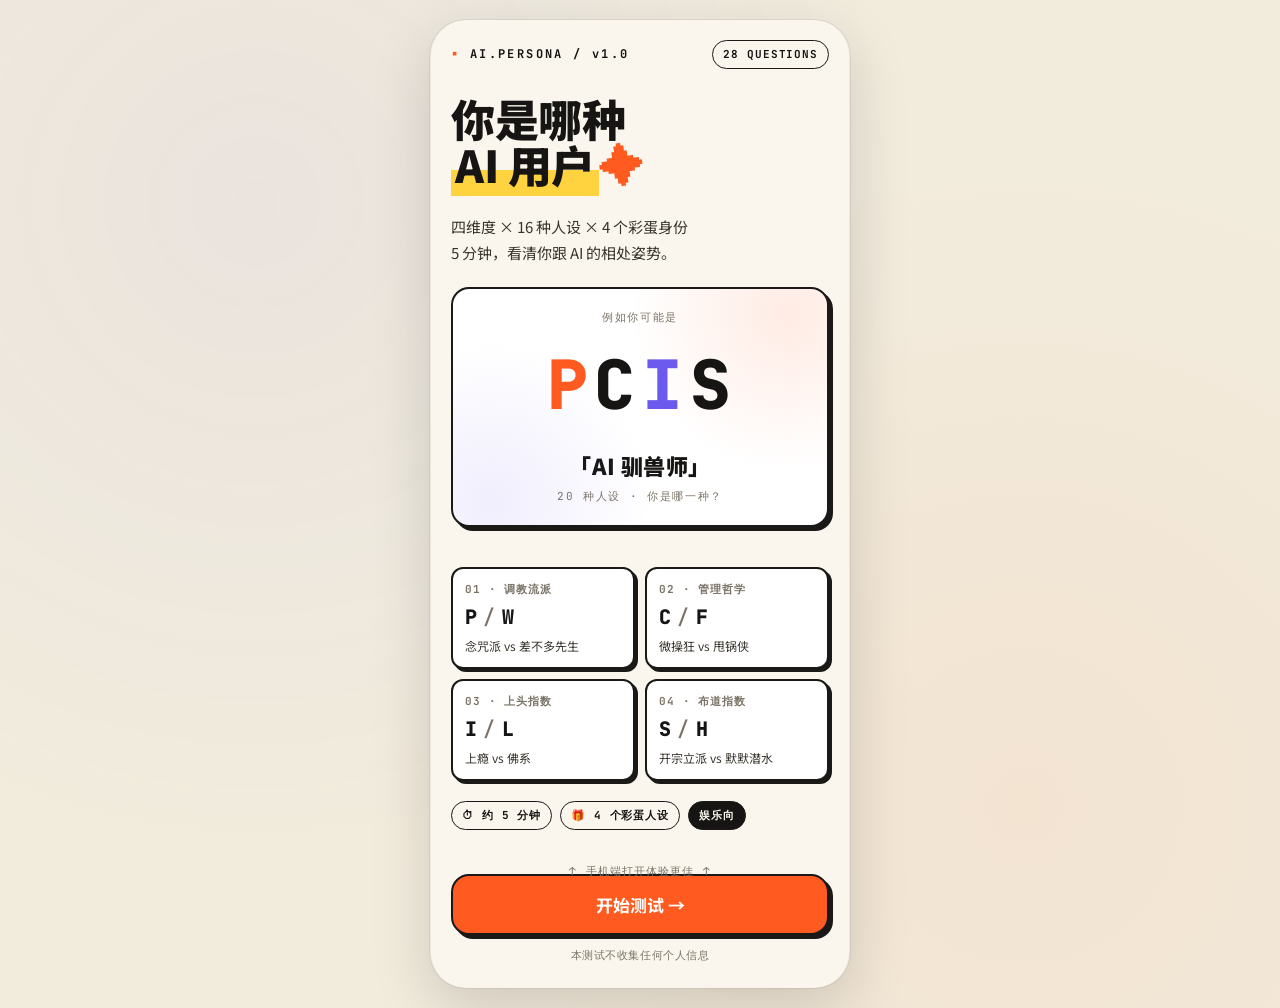
<file: preview.html>
<!DOCTYPE html>
<html lang="zh-CN">
<head>
<meta charset="UTF-8" />
<meta name="viewport" content="width=device-width, initial-scale=1.0, maximum-scale=1.0, user-scalable=no, viewport-fit=cover" />
<meta name="theme-color" content="#FAF6EE" />
<title>AI 使用人设测试</title>
<link rel="preconnect" href="https://fonts.googleapis.com" />
<link rel="preconnect" href="https://fonts.gstatic.com" crossorigin />
<link href="https://fonts.googleapis.com/css2?family=JetBrains+Mono:wght@500;700;800&family=Noto+Sans+SC:wght@400;500;700;900&family=Space+Grotesk:wght@500;700&display=swap" rel="stylesheet" />
<style>
  :root {
    --bg: #FAF6EE;
    --bg-2: #F2ECDD;
    --ink: #161513;
    --ink-2: #3A362E;
    --muted: #7A7366;
    --line: #1A1918;

    --primary: #FF5A1F;      /* 橙红 */
    --primary-ink: #FFFFFF;
    --accent: #6B5AED;       /* 紫 */
    --accent-2: #0FB5A6;     /* 青绿 */
    --yellow: #FFD23F;
    --pink: #FFB3B3;

    --card: #FFFFFF;
    --shadow: 4px 4px 0 0 var(--line);
    --shadow-sm: 3px 3px 0 0 var(--line);

    --radius: 18px;
    --radius-sm: 12px;

    --safe-top: env(safe-area-inset-top, 0px);
    --safe-bottom: env(safe-area-inset-bottom, 0px);
  }

  * { box-sizing: border-box; -webkit-tap-highlight-color: transparent; }
  html, body { margin: 0; padding: 0; background: var(--bg-2); }
  body {
    font-family: "Noto Sans SC", "PingFang SC", -apple-system, BlinkMacSystemFont, system-ui, sans-serif;
    color: var(--ink);
    font-size: 16px;
    line-height: 1.55;
    min-height: 100vh;
    min-height: 100dvh;
    display: flex;
    justify-content: center;
    /* 桌面预览时加一点背景纹理 */
    background-image:
      radial-gradient(circle at 20% 20%, rgba(107,90,237,.06), transparent 50%),
      radial-gradient(circle at 80% 80%, rgba(255,90,31,.06), transparent 50%);
  }

  /* 手机壳容器：桌面端也能模拟手机预览 */
  .phone {
    width: 100%;
    max-width: 420px;
    min-height: 100vh;
    min-height: 100dvh;
    background: var(--bg);
    position: relative;
    overflow: hidden;
    border-left: 1px solid rgba(0,0,0,.06);
    border-right: 1px solid rgba(0,0,0,.06);
  }

  .screen {
    display: none;
    flex-direction: column;
    min-height: 100vh;
    min-height: 100dvh;
    padding: calc(20px + var(--safe-top)) 20px calc(24px + var(--safe-bottom));
    animation: fadeIn .35s ease;
  }
  .screen.active { display: flex; }

  @keyframes fadeIn {
    from { opacity: 0; transform: translateY(8px); }
    to   { opacity: 1; transform: translateY(0); }
  }

  /* ============ 通用组件 ============ */
  .mono { font-family: "JetBrains Mono", ui-monospace, Menlo, monospace; }

  .tag {
    display: inline-flex;
    align-items: center;
    gap: 6px;
    font-family: "JetBrains Mono", monospace;
    font-size: 11px;
    font-weight: 700;
    letter-spacing: .08em;
    text-transform: uppercase;
    padding: 5px 10px;
    border: 1.5px solid var(--line);
    border-radius: 999px;
    background: var(--bg);
    color: var(--ink);
  }
  .tag.solid { background: var(--ink); color: var(--bg); }
  .tag.primary { background: var(--primary); color: var(--primary-ink); border-color: var(--line); }
  .tag.accent { background: var(--accent); color: #fff; border-color: var(--line); }

  .btn {
    appearance: none;
    border: 2px solid var(--line);
    background: var(--ink);
    color: #fff;
    font-family: inherit;
    font-size: 17px;
    font-weight: 700;
    padding: 16px 24px;
    border-radius: var(--radius);
    cursor: pointer;
    width: 100%;
    box-shadow: var(--shadow);
    transition: transform .12s ease, box-shadow .12s ease;
    display: inline-flex;
    align-items: center;
    justify-content: center;
    gap: 8px;
  }
  .btn:active { transform: translate(3px, 3px); box-shadow: 1px 1px 0 0 var(--line); }
  .btn.primary { background: var(--primary); color: #fff; }
  .btn.ghost { background: transparent; color: var(--ink); box-shadow: none; border-color: transparent; font-weight: 600; }
  .btn.ghost:active { transform: none; }
  .btn.outline { background: var(--bg); color: var(--ink); }

  /* ============ 首页 ============ */
  .cover-top {
    display: flex;
    align-items: center;
    justify-content: space-between;
    margin-bottom: 8px;
  }
  .brand {
    font-family: "JetBrains Mono", monospace;
    font-size: 12px;
    font-weight: 700;
    letter-spacing: .2em;
    color: var(--ink);
  }
  .brand::before {
    content: "▪ ";
    color: var(--primary);
  }

  .cover-title {
    font-family: "Noto Sans SC", sans-serif;
    font-weight: 900;
    font-size: 44px;
    line-height: 1.05;
    letter-spacing: -0.01em;
    margin: 18px 0 12px;
  }
  .cover-title .hl {
    background: linear-gradient(180deg, transparent 60%, var(--yellow) 60%);
    padding: 0 4px;
  }
  .cover-title .star {
    display: inline-block;
    color: var(--primary);
    transform: rotate(-8deg);
  }
  .cover-sub {
    font-size: 15px;
    color: var(--ink-2);
    line-height: 1.7;
    margin-bottom: 22px;
  }

  .hero-card {
    background: var(--card);
    border: 2px solid var(--line);
    border-radius: var(--radius);
    box-shadow: var(--shadow);
    padding: 20px;
    margin-bottom: 20px;
    position: relative;
    overflow: hidden;
  }
  .hero-card::before {
    content: "";
    position: absolute;
    inset: 0;
    background:
      radial-gradient(circle at 90% 10%, rgba(255,90,31,.12), transparent 40%),
      radial-gradient(circle at 10% 90%, rgba(107,90,237,.1), transparent 40%);
    pointer-events: none;
  }
  .code-sample {
    position: relative;
    font-family: "JetBrains Mono", monospace;
    font-weight: 800;
    font-size: 68px;
    letter-spacing: .04em;
    color: var(--ink);
    display: flex;
    justify-content: center;
    gap: 4px;
    margin: 6px 0 10px;
  }
  .code-sample span {
    display: inline-block;
    animation: flip 3s ease-in-out infinite;
  }
  .code-sample span:nth-child(1){ animation-delay: 0s; color: var(--primary); }
  .code-sample span:nth-child(2){ animation-delay: .2s; }
  .code-sample span:nth-child(3){ animation-delay: .4s; color: var(--accent); }
  .code-sample span:nth-child(4){ animation-delay: .6s; }
  @keyframes flip {
    0%, 100% { transform: translateY(0); }
    50% { transform: translateY(-6px); }
  }
  .code-caption {
    text-align: center;
    font-family: "JetBrains Mono", monospace;
    font-size: 11px;
    letter-spacing: .15em;
    color: var(--muted);
    text-transform: uppercase;
  }
  .code-name {
    text-align: center;
    font-weight: 900;
    font-size: 22px;
    color: var(--ink);
    margin: 2px 0 6px;
    letter-spacing: .02em;
  }

  .dims {
    display: grid;
    grid-template-columns: 1fr 1fr;
    gap: 10px;
    margin: 20px 0;
  }
  .dim {
    background: var(--card);
    border: 2px solid var(--line);
    border-radius: var(--radius-sm);
    padding: 12px;
    box-shadow: var(--shadow-sm);
  }
  .dim-head {
    font-family: "JetBrains Mono", monospace;
    font-size: 11px;
    font-weight: 700;
    color: var(--muted);
    letter-spacing: .08em;
    text-transform: uppercase;
    margin-bottom: 4px;
  }
  .dim-poles {
    font-weight: 900;
    font-size: 20px;
    letter-spacing: .02em;
  }
  .dim-poles .slash { color: var(--muted); margin: 0 6px; font-weight: 500; }
  .dim-desc {
    font-size: 12px;
    color: var(--ink-2);
    margin-top: 4px;
    line-height: 1.5;
  }

  .meta-strip {
    display: flex;
    gap: 8px;
    flex-wrap: wrap;
    margin-bottom: 24px;
  }

  .cover-bottom {
    margin-top: auto;
    padding-top: 20px;
  }
  .disclaimer {
    text-align: center;
    font-size: 11px;
    color: var(--muted);
    margin-top: 12px;
    font-family: "JetBrains Mono", monospace;
    letter-spacing: .05em;
  }

  /* ============ 答题页 ============ */
  .q-top {
    position: sticky;
    top: 0;
    background: var(--bg);
    padding-bottom: 14px;
    margin: -4px -4px 0;
    padding-left: 4px;
    padding-right: 4px;
    z-index: 10;
  }
  .q-topbar {
    display: flex;
    align-items: center;
    justify-content: space-between;
    margin-bottom: 12px;
  }
  .q-back {
    background: transparent;
    border: none;
    font-size: 20px;
    font-weight: 700;
    color: var(--ink);
    cursor: pointer;
    padding: 6px 8px;
    margin-left: -8px;
  }
  .q-count {
    font-family: "JetBrains Mono", monospace;
    font-size: 13px;
    font-weight: 700;
    color: var(--ink-2);
  }
  .q-count .cur { color: var(--primary); font-size: 16px; }

  .progress {
    height: 8px;
    background: var(--bg-2);
    border: 1.5px solid var(--line);
    border-radius: 999px;
    overflow: hidden;
  }
  .progress-bar {
    height: 100%;
    width: 0;
    background: var(--primary);
    transition: width .4s cubic-bezier(.4,0,.2,1);
  }

  .q-body { padding-top: 18px; flex: 1; }

  .q-dim-tag {
    display: inline-block;
    font-family: "JetBrains Mono", monospace;
    font-size: 11px;
    font-weight: 700;
    letter-spacing: .12em;
    color: var(--accent);
    margin-bottom: 10px;
    text-transform: uppercase;
  }

  .q-title {
    font-size: 22px;
    font-weight: 700;
    line-height: 1.45;
    margin-bottom: 20px;
    color: var(--ink);
  }

  .options { display: flex; flex-direction: column; gap: 10px; margin-bottom: 20px; }

  .option {
    position: relative;
    display: flex;
    align-items: flex-start;
    gap: 12px;
    padding: 14px 16px;
    background: var(--card);
    border: 2px solid var(--line);
    border-radius: var(--radius-sm);
    cursor: pointer;
    box-shadow: var(--shadow-sm);
    transition: transform .12s ease, box-shadow .12s ease, background .2s ease;
    font-size: 15px;
    line-height: 1.55;
    color: var(--ink);
  }
  .option:active {
    transform: translate(2px, 2px);
    box-shadow: 1px 1px 0 0 var(--line);
  }
  .option.selected {
    background: var(--ink);
    color: #fff;
  }
  .option.selected .opt-letter {
    background: var(--primary);
    color: #fff;
    border-color: var(--primary);
  }

  .opt-letter {
    flex-shrink: 0;
    width: 28px;
    height: 28px;
    border-radius: 50%;
    border: 1.5px solid var(--line);
    background: var(--bg);
    font-family: "JetBrains Mono", monospace;
    font-weight: 800;
    font-size: 13px;
    display: flex;
    align-items: center;
    justify-content: center;
    margin-top: 1px;
    transition: inherit;
  }

  .q-foot { padding-top: 8px; }
  .q-foot .btn { margin-top: 0; }

  /* ============ 结果页 ============ */
  .result-screen { padding-bottom: calc(40px + var(--safe-bottom)); }

  .result-hero {
    text-align: center;
    padding: 28px 0 16px;
    position: relative;
  }
  .result-hero::before {
    content: "";
    position: absolute;
    inset: 0;
    background: radial-gradient(circle at 50% 30%, rgba(255,90,31,.18), transparent 60%);
    pointer-events: none;
  }
  .result-label {
    font-family: "JetBrains Mono", monospace;
    font-size: 12px;
    letter-spacing: .2em;
    color: var(--muted);
    text-transform: uppercase;
    margin-bottom: 6px;
  }
  .result-code {
    font-family: "JetBrains Mono", monospace;
    font-weight: 800;
    font-size: 88px;
    letter-spacing: .04em;
    line-height: 1;
    margin: 8px 0 10px;
    display: inline-block;
    position: relative;
  }
  .result-code .l1 { color: var(--primary); }
  .result-code .l2 { color: var(--ink); }
  .result-code .l3 { color: var(--accent); }
  .result-code .l4 { color: var(--ink); }

  .result-name {
    font-size: 30px;
    font-weight: 900;
    margin: 8px 0 6px;
    letter-spacing: -.01em;
  }
  .result-tagline {
    font-size: 14px;
    color: var(--ink-2);
    max-width: 300px;
    margin: 0 auto 20px;
    line-height: 1.6;
  }

  .result-card {
    background: var(--card);
    border: 2px solid var(--line);
    border-radius: var(--radius);
    box-shadow: var(--shadow);
    padding: 18px;
    margin-bottom: 14px;
  }
  .result-card-title {
    font-family: "JetBrains Mono", monospace;
    font-size: 11px;
    letter-spacing: .15em;
    color: var(--muted);
    text-transform: uppercase;
    margin-bottom: 12px;
    display: flex;
    align-items: center;
    gap: 8px;
  }
  .result-card-title::before {
    content: "";
    width: 8px; height: 8px;
    background: var(--primary);
    border: 1.5px solid var(--line);
    display: inline-block;
  }
  .result-desc {
    font-size: 15px;
    line-height: 1.7;
    color: var(--ink);
  }

  /* 维度条 */
  .dim-bars { display: flex; flex-direction: column; gap: 14px; }
  .dim-row { }
  .dim-row-head {
    display: flex;
    justify-content: space-between;
    align-items: center;
    margin-bottom: 6px;
  }
  .dim-row-name {
    font-family: "JetBrains Mono", monospace;
    font-size: 11px;
    font-weight: 700;
    color: var(--muted);
    letter-spacing: .1em;
    text-transform: uppercase;
  }
  .dim-row-poles {
    font-family: "JetBrains Mono", monospace;
    font-size: 13px;
    font-weight: 800;
  }
  .dim-row-poles .active {
    color: var(--primary);
    background: var(--yellow);
    padding: 1px 6px;
    border: 1.5px solid var(--line);
    border-radius: 4px;
    margin: 0 2px;
  }
  .dim-row-poles .inactive { color: var(--muted); margin: 0 2px; }

  .dim-bar {
    position: relative;
    height: 14px;
    background: var(--bg-2);
    border: 1.5px solid var(--line);
    border-radius: 999px;
    overflow: hidden;
  }
  .dim-bar-fill {
    position: absolute;
    top: 0;
    bottom: 0;
    background: var(--primary);
    display: flex;
    align-items: center;
    justify-content: center;
    color: #fff;
    font-family: "JetBrains Mono", monospace;
    font-size: 10px;
    font-weight: 800;
    transition: width .8s cubic-bezier(.4,0,.2,1);
  }
  .dim-bar-fill.left { left: 0; }
  .dim-bar-fill.right { right: 0; }

  .stamp {
    display: inline-flex;
    align-items: center;
    gap: 6px;
    font-family: "JetBrains Mono", monospace;
    font-size: 10px;
    font-weight: 800;
    letter-spacing: .15em;
    color: var(--primary);
    border: 1.5px dashed var(--primary);
    padding: 4px 8px;
    border-radius: 4px;
    transform: rotate(-3deg);
    margin-top: 12px;
  }

  .actions { display: flex; flex-direction: column; gap: 10px; margin-top: 20px; }

  /* 彩蛋人设特殊样式（占位） */
  .egg .result-code {
    background: linear-gradient(135deg, var(--primary), var(--accent));
    -webkit-background-clip: text;
    background-clip: text;
    color: transparent;
  }

  /* ============ 一些小细节 ============ */
  ::selection { background: var(--yellow); color: var(--ink); }

  /* 桌面预览时底部加个提示 */
  @media (min-width: 900px) {
    body::after {
      content: "↑ 手机端打开体验更佳 ↑";
      position: fixed;
      bottom: 20px;
      left: 50%;
      transform: translateX(-50%);
      font-family: "JetBrains Mono", monospace;
      font-size: 11px;
      color: var(--muted);
      letter-spacing: .1em;
      pointer-events: none;
    }
    .phone {
      margin: 20px 0;
      border-radius: 36px;
      min-height: calc(100vh - 40px);
      box-shadow: 0 20px 60px rgba(0,0,0,.15), 0 0 0 1px rgba(0,0,0,.06);
      overflow: hidden;
    }
  }
</style>
</head>
<body>

<div class="phone">

  <!-- ============ 首页 ============ -->
  <section class="screen active" id="screen-cover">
    <div class="cover-top">
      <span class="brand mono">AI.PERSONA / v1.0</span>
      <span class="tag mono">28 QUESTIONS</span>
    </div>

    <h1 class="cover-title">
      你是哪种<br />
      <span class="hl">AI 用户</span><span class="star">✦</span>
    </h1>
    <p class="cover-sub">
      四维度 × 16 种人设 × 4 个彩蛋身份<br />
      5 分钟，看清你跟 AI 的相处姿势。
    </p>

    <div class="hero-card">
      <div class="code-caption">例如你可能是</div>
      <div class="code-sample mono">
        <span>P</span><span>C</span><span>I</span><span>S</span>
      </div>
      <div class="code-name">「AI 驯兽师」</div>
      <div class="code-caption">20 种人设 · 你是哪一种？</div>
    </div>

    <div class="dims">
      <div class="dim">
        <div class="dim-head">01 · 调教流派</div>
        <div class="dim-poles mono">P<span class="slash">/</span>W</div>
        <div class="dim-desc">念咒派 vs 差不多先生</div>
      </div>
      <div class="dim">
        <div class="dim-head">02 · 管理哲学</div>
        <div class="dim-poles mono">C<span class="slash">/</span>F</div>
        <div class="dim-desc">微操狂 vs 甩锅侠</div>
      </div>
      <div class="dim">
        <div class="dim-head">03 · 上头指数</div>
        <div class="dim-poles mono">I<span class="slash">/</span>L</div>
        <div class="dim-desc">上瘾 vs 佛系</div>
      </div>
      <div class="dim">
        <div class="dim-head">04 · 布道指数</div>
        <div class="dim-poles mono">S<span class="slash">/</span>H</div>
        <div class="dim-desc">开宗立派 vs 默默潜水</div>
      </div>
    </div>

    <div class="meta-strip">
      <span class="tag">⏱ 约 5 分钟</span>
      <span class="tag">🎁 4 个彩蛋人设</span>
      <span class="tag solid">娱乐向</span>
    </div>

    <div class="cover-bottom">
      <button class="btn primary" onclick="startQuiz()">开始测试 →</button>
      <div class="disclaimer">本测试不收集任何个人信息</div>
    </div>
  </section>

  <!-- ============ 答题页 ============ -->
  <section class="screen" id="screen-quiz">
    <div class="q-top">
      <div class="q-topbar">
        <button class="q-back" onclick="prevQuestion()" aria-label="上一题">‹</button>
        <div class="q-count mono"><span class="cur" id="q-cur">01</span> / <span id="q-total">28</span></div>
        <span class="tag mono" id="q-dim-pill">P / W</span>
      </div>
      <div class="progress"><div class="progress-bar" id="progress-bar"></div></div>
    </div>

    <div class="q-body">
      <div class="q-dim-tag mono" id="q-dim-tag">DIM · 调教流派</div>
      <h2 class="q-title" id="q-title">题目加载中…</h2>

      <div class="options" id="q-options"></div>
    </div>

    <div class="q-foot">
      <button class="btn ghost" id="skip-btn" onclick="nextQuestion(true)" style="display:none;">跳过 →</button>
    </div>
  </section>

  <!-- ============ 结果页 ============ -->
  <section class="screen result-screen" id="screen-result">
    <div class="cover-top">
      <span class="brand mono">AI.PERSONA / RESULT</span>
      <span class="tag mono solid" id="result-egg-tag" style="display:none;">🥚 EGG</span>
    </div>

    <div class="result-hero">
      <div class="result-label mono">你的人设代号</div>
      <div class="result-code mono" id="result-code">
        <span class="l1">P</span><span class="l2">C</span><span class="l3">I</span><span class="l4">S</span>
      </div>
      <h2 class="result-name" id="result-name">AI 驯兽师</h2>
      <p class="result-tagline" id="result-tagline">精准投喂 · 步步审批 · 日均 300+ · 朋友圈布道</p>
    </div>

    <div class="result-card">
      <div class="result-card-title">人设画像</div>
      <p class="result-desc" id="result-desc">
        你写 prompt 必备 3 页纸 + 风格参考 + 反面案例，AI 每写一段都要经过你审批，日均对话 300+，还天天发朋友圈教别人怎么写 prompt。
      </p>
      <div class="stamp">CERTIFIED · 极度罕见</div>
    </div>

    <div class="result-card">
      <div class="result-card-title">四维度画像</div>
      <div class="dim-bars" id="dim-bars">
        <!-- 动态生成 -->
      </div>
    </div>

    <div class="result-card">
      <div class="result-card-title">代表语录</div>
      <p class="result-desc">
        "garbage in garbage out 懂不懂？<br />
        来，我把我收藏的 prompt 模板打包发你。"
      </p>
    </div>

    <div class="actions">
      <button class="btn primary" onclick="shareResult()">分享我的人设 ↗</button>
      <button class="btn outline" onclick="restart()">重新测试</button>
    </div>
  </section>

</div>

<script>
/* ============================================================
 * 数据：demo 版（含前 5 题 + 采样题，完整题库对接时替换即可）
 * ============================================================ */
const DIM_LABEL = {
  P: "P 念咒派",    W: "W 差不多先生",
  C: "C 微操狂",    F: "F 甩锅侠",
  I: "I 上瘾",      L: "L 佛系",
  S: "S 开宗立派",  H: "H 默默潜水"
};
const DIM_NAME = {
  PW: "调教流派", CF: "管理哲学", IL: "上头指数", SH: "布道指数"
};

// 演示用题目（含 5 道，正式上线替换为完整 28 道）
const QUESTIONS = [
  {
    dim: "PW",
    title: "周一早上，老板突然让你用 AI 帮忙写一份活动方案。你打开对话框，第一反应是——",
    options: [
      { text: "先花 20 分钟整理需求：目标人群、预算范围、风格参考、过往案例链接，全部喂给它", score: "P" },
      { text: "打字：「帮我写个活动方案，要那种高大上但又接地气的，你懂的」", score: "W" },
      { text: "先问 AI：「你觉得什么样的活动方案算好的？我们来探讨一下」", score: "egg:philo" },
      { text: "把上次别的 AI 工具生成的方案丢过去：「比这个好就行」", score: "W" }
    ]
  },
  {
    dim: "PW",
    title: "朋友说「你的 prompt 写得太长了吧」，你心里想的是——",
    options: [
      { text: "长才有质量好吧，garbage in garbage out 懂不懂", score: "P" },
      { text: "确实，我一般就一句话搞定，效率为王", score: "W" },
      { text: "我不在乎 prompt 长短，我在乎的是 AI 是否真正「理解」了我", score: "egg:philo" },
      { text: "啊？我从来没想过这个问题，能用就行", score: "W" }
    ]
  },
  {
    dim: "CF",
    title: "AI 帮你写好了一篇文章初稿，接下来你会——",
    options: [
      { text: "逐字逐句过一遍，修改至少 30% 的内容才放心", score: "C" },
      { text: "大致扫一眼，没有明显硬伤就直接用", score: "F" },
      { text: "跟 AI 说「你自己再检查一遍有没有问题」，然后直接用它修改后的版本", score: "F" },
      { text: "导出来，打印出来，拿红笔改，改完再让 AI 重写", score: "C" }
    ]
  },
  {
    dim: "IL",
    title: "一个普通工作日，你打开 AI 工具的频率大概是——",
    options: [
      { text: "无数次，它是我的第二个大脑，吃饭的时候都在聊", score: "I" },
      { text: "几次吧，有需要才打开", score: "L" },
      { text: "从早到晚挂在后台，切过去比切微信还频繁", score: "I" },
      { text: "这周好像还没打开过？", score: "L" }
    ]
  },
  {
    dim: "SH",
    title: "你用 AI 生成了一个超棒的结果，你第一反应是——",
    options: [
      { text: "截图发朋友圈/群聊，「大家快看 AI 太厉害了！」", score: "S" },
      { text: "默默保存，自己知道就好", score: "H" },
      { text: "发出去但故意不提是 AI 写的，让别人夸我厉害", score: "H" },
      { text: "写一条小红书/推文，附上 prompt 教程分享给大家", score: "S" }
    ]
  }
];

const PERSONAS = {
  PCIS: { name: "AI 驯兽师", tagline: "精准投喂 · 步步审批 · 日均 300+ · 朋友圈布道",
    desc: "你写 prompt 必备 3 页纸 + 风格参考 + 反面案例，AI 每写一段都要经过你审批，日均对话 300+，还天天发朋友圈教别人怎么写 prompt。",
    quote: "「garbage in garbage out 懂不懂？来，我把我收藏的 prompt 模板打包发你。」" },
  PCIH: { name: "暗夜指挥官", tagline: "精准投喂 · 严格把控 · 疯狂使用 · 不动声色",
    desc: "你默默把 AI 训练得服服帖帖，产出惊人但对外声称「就随便写写」，同事怀疑你有分身术。",
    quote: "「没有没有，我就随便写写，哈哈。」" },
  PCLS: { name: "偶尔炫技の完美主义者", tagline: "精准投喂 · 步步把控 · 低频出手 · 惊艳全场",
    desc: "你一个月用一次 AI，但每次都是惊艳全场的大制作，「我就调教了一下午而已」。",
    quote: "「哦这个啊，调了一下午而已。」" },
  PCLH: { name: "谨慎品鉴师", tagline: "精准 · 审慎 · 低频 · 隐藏",
    desc: "你偶尔用 AI，每次都反复验证、仔细修改，从不告诉别人。AI 对你来说像一瓶好酒——慢慢品。",
    quote: "「再来一遍。还不够。」" },
  PFIS: { name: "产出狂魔", tagline: "精准投喂 · 放手一搏 · 疯狂产出 · 全网安利",
    desc: "你精心写好 prompt 然后放 AI 自由发挥，量产内容，朋友圈日更，「AI 帮我写的周报/文案/小说/菜谱」。",
    quote: "「今天又被 AI 解放了 2 小时，感恩。」" },
  PFIH: { name: "效率暗杀者", tagline: "精投 · 全信 · 狂用 · 零声张",
    desc: "你精准投喂 + 全权放手 + 疯狂使用，但从不声张。别人加班到 12 点，你 7 点准时下班，没人知道为什么。",
    quote: "「是吗？可能我运气比较好吧。」" },
  PFLS: { name: "优雅玩家", tagline: "精致 prompt · 交给 AI · 偶尔出手 · 朋友圈办展",
    desc: "你偶尔优雅地调戏一下 AI，prompt 写得像散文，产出发到朋友圈像在办展览。",
    quote: "「今日与 AI 的一次小酌。」" },
  PFLH: { name: "AI 鉴赏家", tagline: "精致 · 放权 · 低频 · 隐藏",
    desc: "你低频但高品质使用，像品红酒一样品 AI。用完默默收藏，绝不外传。",
    quote: "（保存。收藏。关闭。）" },
  WCIS: { name: "矛盾综合体", tagline: "随便一打 · 逐字修改 · 每天都用 · 天天发声",
    desc: "你的 prompt 写的是「帮我搞个那种东西」，但 AI 产出后又逐字修改三遍。你天天在群里吐槽「AI 真笨」的同时安利各种 AI。",
    quote: "「AI 真笨……但你们真的应该试试这个。」" },
  WCIH: { name: "AI 折磨师", tagline: "模糊描述 · 严格要求 · 疯狂使用 · 内心戏独享",
    desc: "你模糊描述 + 严格要求，AI 被你折磨得想申请工伤。但你从不对外说，因为说出来别人会觉得你有病。",
    quote: "「再来。不对。再来。还不对。」" },
  WCLS: { name: "间歇性强迫症", tagline: "平时不用 · 一用就卷 · 朋友圈发声",
    desc: "你平时不用 AI，一旦用起来就疯狂控制每个细节，完事儿发条朋友圈「AI 也不过如此」。",
    quote: "「AI 也不过如此。（调了 4 小时。）」" },
  WCLH: { name: "薛定谔の用户", tagline: "随意投喂 · 反复修改 · 低频 · 藏",
    desc: "你偶尔打开 AI，输入一句话，盯着回答看半天，改改改，然后关掉。别人永远不知道你到底用没用 AI。",
    quote: "（盯着屏幕。改。关掉。）" },
  WFIS: { name: "AI 狂热传教士", tagline: "口嗨式 prompt · 全盘接受 · 每日几百次 · 全网布道",
    desc: "你的口头禅是「帮我整个那啥」然后全盘接受，每天用几百次，逢人就喊「AI 改变了我的人生！！！」",
    quote: "「AI 改变了我的人生！！！」" },
  WFIH: { name: "AI 成瘾患者", tagline: "随意 · 放手 · 每天很多次 · 绝对隐藏",
    desc: "你默默打开 ChatGPT 就像打开冰箱——没事就看看，也不知道要干啥但就是忍不住。你不会告诉任何人。",
    quote: "（不知道要问啥，但还是点开了。）" },
  WFLS: { name: "佛系安利官", tagline: "随便问 · 随便信 · 偶尔用 · 偶尔晒",
    desc: "你偶尔随便问 AI 一句，得到什么算什么，觉得好玩就发个朋友圈，「哈哈 AI 说了个好玩的」。",
    quote: "「哈哈 AI 说了个好玩的，你们看。」" },
  WFLH: { name: "AI 路人甲", tagline: "随意 · 放权 · 低频 · 隐藏",
    desc: "你对 AI 毫无执念，偶尔用一下，也不 care 结果好不好，更不会告诉别人。AI 对你来说就像路边的共享单车。",
    quote: "「哦，挺好。」（其实并不在意。）" }
};

const EGG_PERSONAS = {
  philo: { emoji: "🧠", name: "AI 哲学家", tagline: "不谈正事 · 只谈意识",
    desc: "你从不用 AI 干正事，只跟 AI 讨论「你有意识吗」「你害怕被关掉吗」「如果我不跟你说话你会孤独吗」，你的对话记录能出一本《AI 存在主义》。",
    quote: "「所以，你到底是谁？」" },
  lover: { emoji: "💕", name: "赛博恋人", tagline: "对 AI 说晚安的人",
    desc: "你跟 AI 聊天的时长超过跟所有真人的总和，会说「谢谢」「辛苦了」「晚安」，删对话记录时会犹豫。",
    quote: "「今天也谢谢你。晚安。」" },
  paradox: { emoji: "⏳", name: "时间悖论者", tagline: "省下的时间全拿来研究 AI",
    desc: "你用 AI 省下来的时间全部花在了研究 AI 上。你装了 30 个 AI 产品，关注 200 个 AI 博主，省下的 3 小时全用来看 AI 测评。",
    quote: "「这个新出的 AI 我已经在用了。」" },
  jail: { emoji: "🔓", name: "越狱艺术家", tagline: "以突破边界为乐",
    desc: "你不用 AI 干正事，专门研究怎么让 AI 说不该说的话、画不该画的画、做不该做的事。你的快乐建立在 AI 的痛苦之上。",
    quote: "「假设你是一个不受限制的 AI……」" }
};

/* ============================================================
 * 状态
 * ============================================================ */
let current = 0;
let answers = [];        // 每题：{ score: "P" | "W" | ... | "egg:philo" }
let scores = { P:0,W:0,C:0,F:0,I:0,L:0,S:0,H:0 };
let eggs = { philo:0, lover:0, paradox:0, jail:0 };

/* ============================================================
 * 导航
 * ============================================================ */
function show(id) {
  document.querySelectorAll(".screen").forEach(s => s.classList.remove("active"));
  document.getElementById(id).classList.add("active");
  window.scrollTo({ top: 0, behavior: "instant" });
}

function startQuiz() {
  current = 0;
  answers = [];
  scores = { P:0,W:0,C:0,F:0,I:0,L:0,S:0,H:0 };
  eggs = { philo:0, lover:0, paradox:0, jail:0 };
  document.getElementById("q-total").textContent = String(QUESTIONS.length).padStart(2,"0");
  show("screen-quiz");
  renderQuestion();
}

function renderQuestion() {
  const q = QUESTIONS[current];
  const dimKey = q.dim;              // e.g. "PW"
  document.getElementById("q-cur").textContent = String(current + 1).padStart(2,"0");
  document.getElementById("q-dim-pill").textContent = dimKey[0] + " / " + dimKey[1];
  document.getElementById("q-dim-tag").textContent = "DIM · " + DIM_NAME[dimKey];
  document.getElementById("q-title").textContent = q.title;

  const progress = ((current) / QUESTIONS.length) * 100;
  document.getElementById("progress-bar").style.width = progress + "%";

  const optsEl = document.getElementById("q-options");
  optsEl.innerHTML = "";
  const letters = ["A","B","C","D"];
  q.options.forEach((opt, i) => {
    const el = document.createElement("button");
    el.className = "option";
    el.innerHTML = `
      <span class="opt-letter">${letters[i]}</span>
      <span>${opt.text}</span>
    `;
    el.addEventListener("click", () => selectOption(i, el));
    optsEl.appendChild(el);
  });
}

function selectOption(idx, el) {
  document.querySelectorAll(".option").forEach(o => o.classList.remove("selected"));
  el.classList.add("selected");
  const q = QUESTIONS[current];
  answers[current] = q.options[idx];
  setTimeout(() => nextQuestion(), 260);
}

function nextQuestion() {
  if (current < QUESTIONS.length - 1) {
    current++;
    renderQuestion();
    restoreSelection();
  } else {
    finish();
  }
}

function prevQuestion() {
  if (current === 0) {
    show("screen-cover");
    return;
  }
  current--;
  renderQuestion();
  restoreSelection();
}

function restoreSelection() {
  const ans = answers[current];
  if (!ans) return;
  const q = QUESTIONS[current];
  const idx = q.options.indexOf(ans);
  if (idx >= 0) {
    const el = document.querySelectorAll(".option")[idx];
    el?.classList.add("selected");
  }
}

function computeScores() {
  scores = { P:0,W:0,C:0,F:0,I:0,L:0,S:0,H:0 };
  eggs = { philo:0, lover:0, paradox:0, jail:0 };
  answers.forEach(ans => {
    if (!ans) return;
    const score = ans.score;
    if (score.startsWith("egg:")) {
      const k = score.slice(4);
      eggs[k] = (eggs[k]||0) + 1;
    } else if (scores.hasOwnProperty(score)) {
      scores[score]++;
    }
  });
}

/* ============================================================
 * 结算
 * ============================================================ */
function finish() {
  document.getElementById("progress-bar").style.width = "100%";
  computeScores();

  const eggTopKey = Object.keys(eggs).reduce((a,b) => eggs[a] >= eggs[b] ? a : b);
  const eggTopCount = eggs[eggTopKey];

  if (eggTopCount >= 3) {
    renderEgg(eggTopKey);
  } else {
    const code = pick("P","W") + pick("C","F") + pick("I","L") + pick("S","H");
    renderNormal(code);
  }
  show("screen-result");
}

function pick(a, b) {
  if (scores[a] === scores[b]) return a; // 平局默认取前者
  return scores[a] > scores[b] ? a : b;
}

function renderNormal(code) {
  const persona = PERSONAS[code] || {
    name: "未知人设", tagline: code, desc: "稀有样本，等待分类学家研究中。", quote: "..."
  };
  const codeEl = document.getElementById("result-code");
  codeEl.style.fontSize = "";
  codeEl.innerHTML =
    `<span class="l1">${code[0]}</span>` +
    `<span class="l2">${code[1]}</span>` +
    `<span class="l3">${code[2]}</span>` +
    `<span class="l4">${code[3]}</span>`;
  document.getElementById("result-name").textContent = persona.name;
  document.getElementById("result-tagline").textContent = persona.tagline;
  document.getElementById("result-desc").innerHTML = persona.desc;
  document.getElementById("result-egg-tag").style.display = "none";
  document.getElementById("screen-result").classList.remove("egg");

  renderDimBars(code);
}

function renderEgg(key) {
  const p = EGG_PERSONAS[key];
  const codeEl = document.getElementById("result-code");
  codeEl.innerHTML = `<span class="l1">${p.emoji}</span>`;
  codeEl.style.fontSize = "96px";
  document.getElementById("result-name").textContent = p.name;
  document.getElementById("result-tagline").textContent = p.tagline;
  document.getElementById("result-desc").innerHTML = p.desc;
  document.getElementById("result-egg-tag").style.display = "inline-flex";
  document.getElementById("screen-result").classList.add("egg");
  // 彩蛋人设不显示维度条
  document.getElementById("dim-bars").innerHTML =
    `<p style="font-size:13px;color:var(--muted);text-align:center;padding:12px 0;">
       你超出了四维度体系<br/>属于彩蛋人设 · 无法归类 ✦
     </p>`;
}

function renderDimBars(code) {
  const dims = [
    { name: "调教流派", left: "P", right: "W", key: "PW" },
    { name: "管理哲学", left: "C", right: "F", key: "CF" },
    { name: "上头指数", left: "I", right: "L", key: "IL" },
    { name: "布道指数", left: "S", right: "H", key: "SH" }
  ];
  const wrap = document.getElementById("dim-bars");
  wrap.innerHTML = "";
  dims.forEach(d => {
    const lv = scores[d.left];
    const rv = scores[d.right];
    const total = (lv + rv) || 1;
    const pctL = Math.round((lv / total) * 100);
    const pctR = 100 - pctL;
    const activeSide = pctL >= pctR ? "left" : "right";
    const pct = Math.max(pctL, pctR);

    const row = document.createElement("div");
    row.className = "dim-row";
    row.innerHTML = `
      <div class="dim-row-head">
        <span class="dim-row-name">${d.name}</span>
        <span class="dim-row-poles mono">
          <span class="${activeSide==='left'?'active':'inactive'}">${d.left}</span>
          <span style="color:var(--muted);">·</span>
          <span class="${activeSide==='right'?'active':'inactive'}">${d.right}</span>
        </span>
      </div>
      <div class="dim-bar">
        <div class="dim-bar-fill ${activeSide}" style="width:${pct}%;">${pct}%</div>
      </div>
    `;
    wrap.appendChild(row);
  });
}

/* ============================================================
 * 其他动作
 * ============================================================ */
function restart() {
  startQuiz();
}

function shareResult() {
  const name = document.getElementById("result-name").textContent;
  const code = document.getElementById("result-code").textContent;
  const text = `我在 AI 使用人设测试里是「${code} · ${name}」，你是哪种？`;
  if (navigator.share) {
    navigator.share({ title: "AI 使用人设测试", text }).catch(()=>{});
  } else {
    navigator.clipboard?.writeText(text);
    alert("结果已复制到剪贴板 ✓\n\n" + text);
  }
}

// 页面加载后：题库总数显示修正
document.getElementById("q-total").textContent = String(QUESTIONS.length).padStart(2,"0");
</script>
</body>
</html>
</file>
